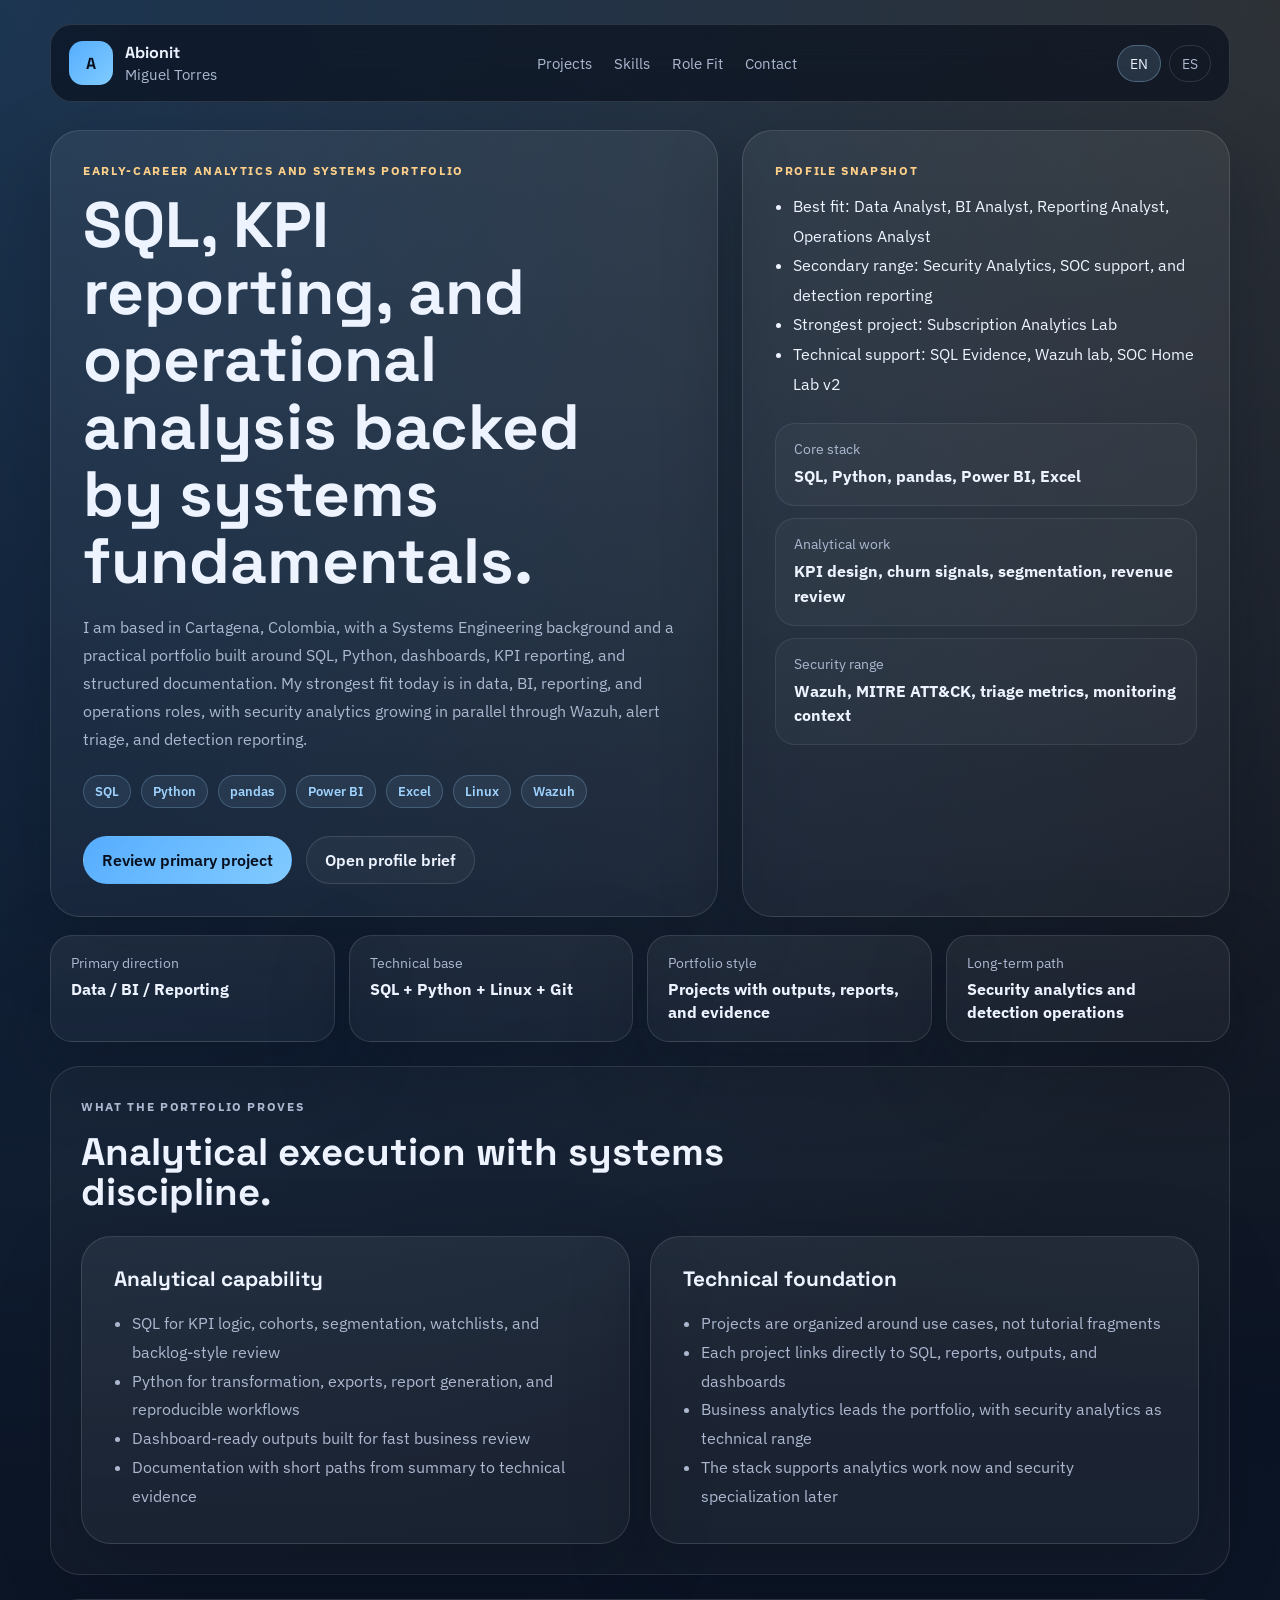
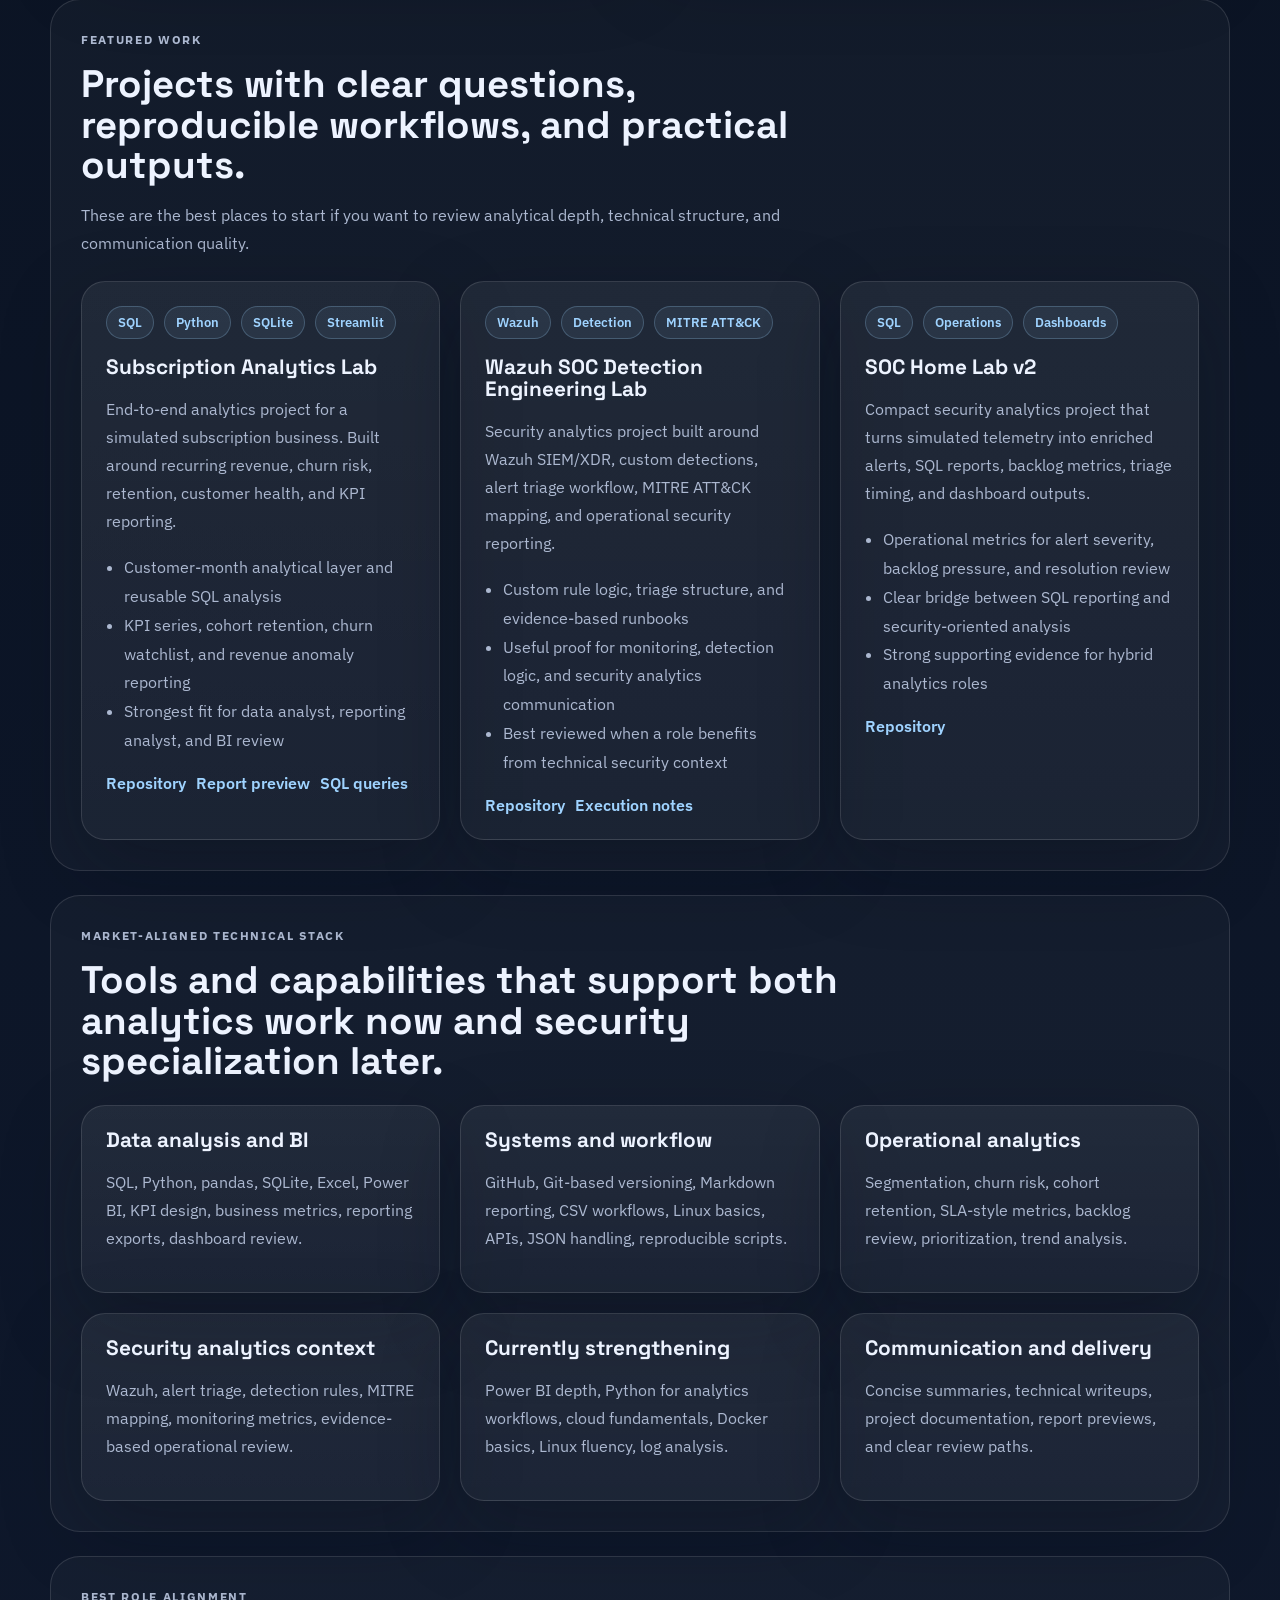
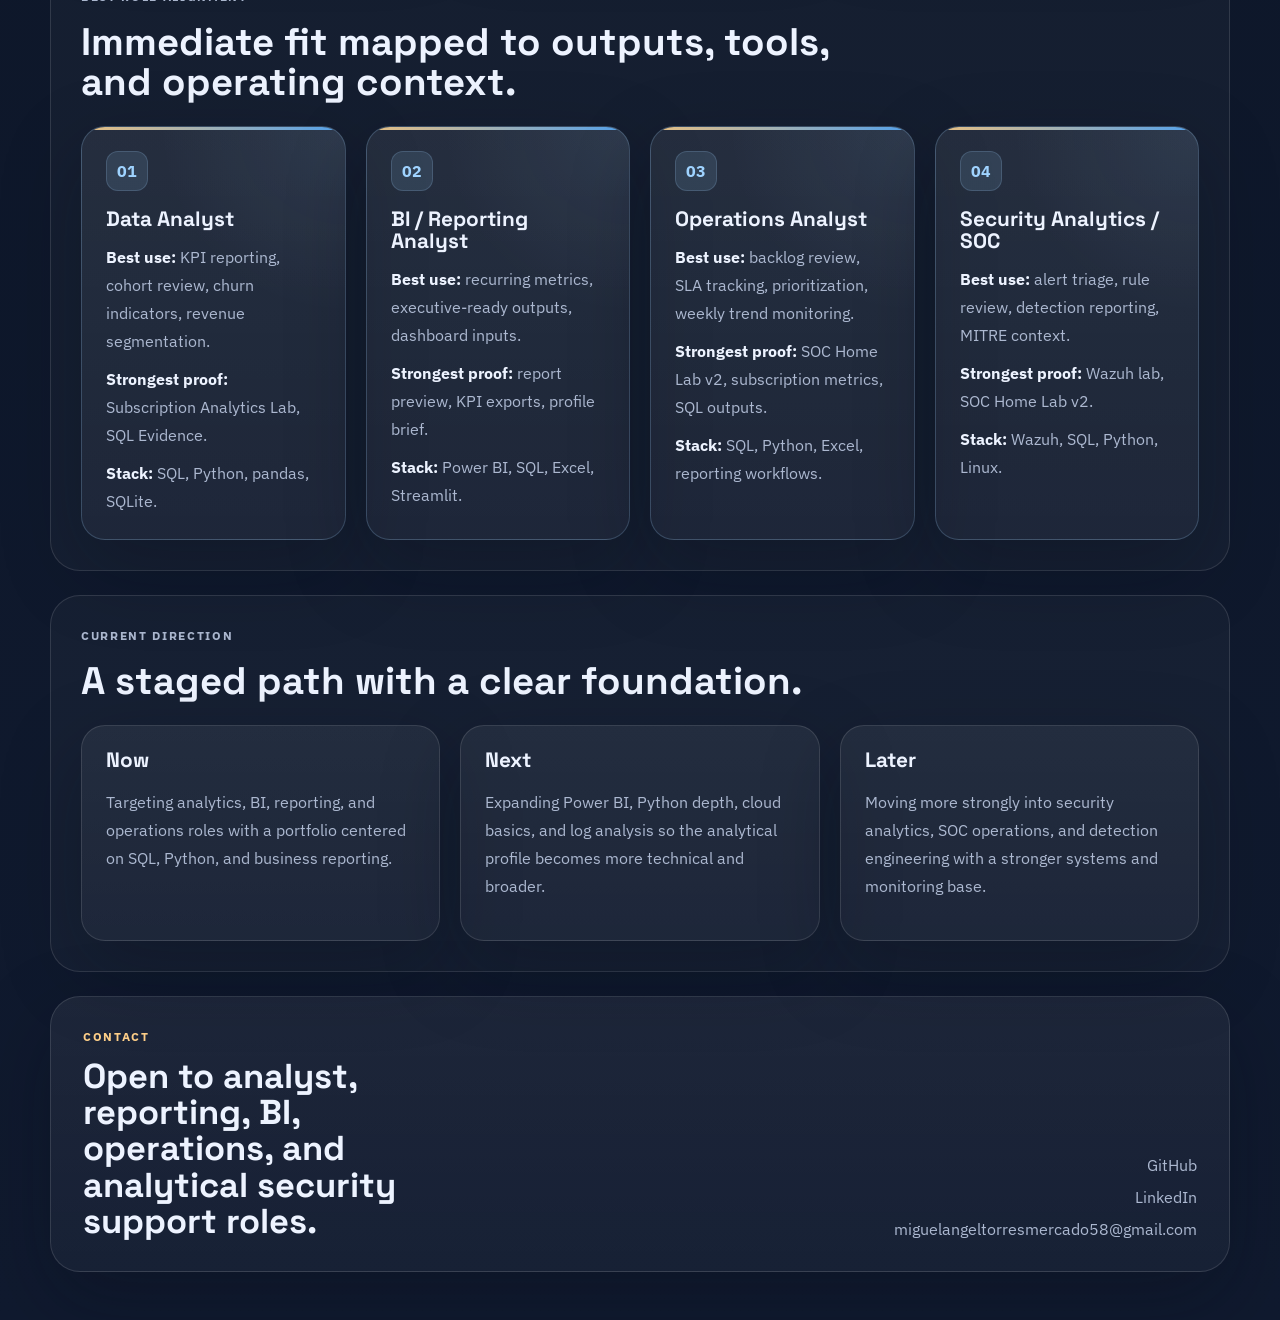
<file: index.html>
<!DOCTYPE html>
<html lang="en">
<head>
  <meta charset="utf-8">
  <meta name="viewport" content="width=device-width, initial-scale=1">
  <title>Miguel Torres | Analytics and Security Analytics Portfolio</title>
  <meta name="description" content="Technical portfolio focused on SQL, Python, dashboards, KPI reporting, operational analytics, and a future path into security operations and detection engineering.">
  <link rel="preconnect" href="https://fonts.googleapis.com">
  <link rel="preconnect" href="https://fonts.gstatic.com" crossorigin>
  <link href="https://fonts.googleapis.com/css2?family=IBM+Plex+Sans:wght@400;500;600;700&family=Space+Grotesk:wght@500;700&display=swap" rel="stylesheet">
  <link rel="stylesheet" href="styles.css">
</head>
<body>
  <div class="page-shell">
    <header class="topbar">
      <a class="brand" href="#top">
        <span class="brand-mark">A</span>
        <span class="brand-copy">
          <strong>Abionit</strong>
          <span>Miguel Torres</span>
        </span>
      </a>
      <nav class="topnav" aria-label="Primary">
        <a href="#projects">Projects</a>
        <a href="#skills">Skills</a>
        <a href="#roles">Role Fit</a>
        <a href="#contact">Contact</a>
      </nav>
      <div class="lang-switch" aria-label="Language switcher">
        <a class="lang-link active" href="index.html" aria-current="page">EN</a>
        <a class="lang-link" href="es/index.html">ES</a>
      </div>
    </header>

    <main id="top">
      <section class="hero">
        <div class="hero-copy">
          <p class="eyebrow">Early-career analytics and systems portfolio</p>
          <h1>SQL, KPI reporting, and operational analysis backed by systems fundamentals.</h1>
          <p class="lead">
            I am based in Cartagena, Colombia, with a Systems Engineering background and a practical portfolio built
            around SQL, Python, dashboards, KPI reporting, and structured documentation. My strongest fit today is in
            data, BI, reporting, and operations roles, with security analytics growing in parallel through Wazuh,
            alert triage, and detection reporting.
          </p>
          <div class="hero-badges" aria-label="Core tools">
            <span>SQL</span>
            <span>Python</span>
            <span>pandas</span>
            <span>Power BI</span>
            <span>Excel</span>
            <span>Linux</span>
            <span>Wazuh</span>
          </div>
          <div class="hero-actions">
            <a class="button button-primary" href="https://github.com/Abionit/subscription-analytics-lab" target="_blank" rel="noreferrer">Review primary project</a>
            <a class="button button-secondary" href="https://github.com/Abionit/Abionit/blob/main/RECRUITER_BRIEF.md" target="_blank" rel="noreferrer">Open profile brief</a>
          </div>
        </div>
        <aside class="hero-panel">
          <p class="panel-label">Profile snapshot</p>
          <ul class="role-list">
            <li>Best fit: Data Analyst, BI Analyst, Reporting Analyst, Operations Analyst</li>
            <li>Secondary range: Security Analytics, SOC support, and detection reporting</li>
            <li>Strongest project: Subscription Analytics Lab</li>
            <li>Technical support: SQL Evidence, Wazuh lab, SOC Home Lab v2</li>
          </ul>
          <div class="mini-grid">
            <article>
              <span>Core stack</span>
              <strong>SQL, Python, pandas, Power BI, Excel</strong>
            </article>
            <article>
              <span>Analytical work</span>
              <strong>KPI design, churn signals, segmentation, revenue review</strong>
            </article>
            <article>
              <span>Security range</span>
              <strong>Wazuh, MITRE ATT&amp;CK, triage metrics, monitoring context</strong>
            </article>
          </div>
        </aside>
      </section>

      <section class="metrics-strip">
        <article>
          <span>Primary direction</span>
          <strong>Data / BI / Reporting</strong>
        </article>
        <article>
          <span>Technical base</span>
          <strong>SQL + Python + Linux + Git</strong>
        </article>
        <article>
          <span>Portfolio style</span>
          <strong>Projects with outputs, reports, and evidence</strong>
        </article>
        <article>
          <span>Long-term path</span>
          <strong>Security analytics and detection operations</strong>
        </article>
      </section>

      <section class="section-block">
        <div class="section-heading">
          <p class="section-kicker">What the portfolio proves</p>
          <h2>Analytical execution with systems discipline.</h2>
        </div>
        <div class="detail-grid">
          <article class="story-card">
            <h3>Analytical capability</h3>
            <ul class="capability-list">
              <li>SQL for KPI logic, cohorts, segmentation, watchlists, and backlog-style review</li>
              <li>Python for transformation, exports, report generation, and reproducible workflows</li>
              <li>Dashboard-ready outputs built for fast business review</li>
              <li>Documentation with short paths from summary to technical evidence</li>
            </ul>
          </article>
          <article class="story-card">
            <h3>Technical foundation</h3>
            <ul class="capability-list">
              <li>Projects are organized around use cases, not tutorial fragments</li>
              <li>Each project links directly to SQL, reports, outputs, and dashboards</li>
              <li>Business analytics leads the portfolio, with security analytics as technical range</li>
              <li>The stack supports analytics work now and security specialization later</li>
            </ul>
          </article>
        </div>
      </section>

      <section id="projects" class="section-block">
        <div class="section-heading">
          <p class="section-kicker">Featured work</p>
          <h2>Projects with clear questions, reproducible workflows, and practical outputs.</h2>
          <p>These are the best places to start if you want to review analytical depth, technical structure, and communication quality.</p>
        </div>
        <div class="project-grid">
          <article class="project-card">
            <div class="project-tags">
              <span>SQL</span>
              <span>Python</span>
              <span>SQLite</span>
              <span>Streamlit</span>
            </div>
            <h3>Subscription Analytics Lab</h3>
            <p>
              End-to-end analytics project for a simulated subscription business. Built around recurring revenue,
              churn risk, retention, customer health, and KPI reporting.
            </p>
            <ul>
              <li>Customer-month analytical layer and reusable SQL analysis</li>
              <li>KPI series, cohort retention, churn watchlist, and revenue anomaly reporting</li>
              <li>Strongest fit for data analyst, reporting analyst, and BI review</li>
            </ul>
            <div class="evidence-links">
              <a href="https://github.com/Abionit/subscription-analytics-lab" target="_blank" rel="noreferrer">Repository</a>
              <a href="https://github.com/Abionit/subscription-analytics-lab/blob/main/output/subscription_analytics_report.md" target="_blank" rel="noreferrer">Report preview</a>
              <a href="https://github.com/Abionit/subscription-analytics-lab/blob/main/sql/portfolio_queries.sql" target="_blank" rel="noreferrer">SQL queries</a>
            </div>
          </article>

          <article class="project-card">
            <div class="project-tags">
              <span>Wazuh</span>
              <span>Detection</span>
              <span>MITRE ATT&amp;CK</span>
            </div>
            <h3>Wazuh SOC Detection Engineering Lab</h3>
            <p>
              Security analytics project built around Wazuh SIEM/XDR, custom detections, alert triage workflow,
              MITRE ATT&amp;CK mapping, and operational security reporting.
            </p>
            <ul>
              <li>Custom rule logic, triage structure, and evidence-based runbooks</li>
              <li>Useful proof for monitoring, detection logic, and security analytics communication</li>
              <li>Best reviewed when a role benefits from technical security context</li>
            </ul>
            <div class="evidence-links">
              <a href="https://github.com/Abionit/soc-home-lab/tree/portfolio/wazuh-soc-detection-lab" target="_blank" rel="noreferrer">Repository</a>
              <a href="https://github.com/Abionit/soc-home-lab/blob/portfolio/wazuh-soc-detection-lab/wazuh-soc-detection-lab/evidence/execution_status.md" target="_blank" rel="noreferrer">Execution notes</a>
            </div>
          </article>

          <article class="project-card">
            <div class="project-tags">
              <span>SQL</span>
              <span>Operations</span>
              <span>Dashboards</span>
            </div>
            <h3>SOC Home Lab v2</h3>
            <p>
              Compact security analytics project that turns simulated telemetry into enriched alerts, SQL reports,
              backlog metrics, triage timing, and dashboard outputs.
            </p>
            <ul>
              <li>Operational metrics for alert severity, backlog pressure, and resolution review</li>
              <li>Clear bridge between SQL reporting and security-oriented analysis</li>
              <li>Strong supporting evidence for hybrid analytics roles</li>
            </ul>
            <div class="evidence-links">
              <a href="https://github.com/Abionit/soc-home-lab/tree/portfolio/soc-home-lab-v2" target="_blank" rel="noreferrer">Repository</a>
            </div>
          </article>
        </div>
      </section>

      <section id="skills" class="section-block">
        <div class="section-heading">
          <p class="section-kicker">Market-aligned technical stack</p>
          <h2>Tools and capabilities that support both analytics work now and security specialization later.</h2>
        </div>
        <div class="stack-grid">
          <article class="stack-card">
            <h3>Data analysis and BI</h3>
            <p>SQL, Python, pandas, SQLite, Excel, Power BI, KPI design, business metrics, reporting exports, dashboard review.</p>
          </article>
          <article class="stack-card">
            <h3>Systems and workflow</h3>
            <p>GitHub, Git-based versioning, Markdown reporting, CSV workflows, Linux basics, APIs, JSON handling, reproducible scripts.</p>
          </article>
          <article class="stack-card">
            <h3>Operational analytics</h3>
            <p>Segmentation, churn risk, cohort retention, SLA-style metrics, backlog review, prioritization, trend analysis.</p>
          </article>
          <article class="stack-card">
            <h3>Security analytics context</h3>
            <p>Wazuh, alert triage, detection rules, MITRE mapping, monitoring metrics, evidence-based operational review.</p>
          </article>
          <article class="stack-card">
            <h3>Currently strengthening</h3>
            <p>Power BI depth, Python for analytics workflows, cloud fundamentals, Docker basics, Linux fluency, log analysis.</p>
          </article>
          <article class="stack-card">
            <h3>Communication and delivery</h3>
            <p>Concise summaries, technical writeups, project documentation, report previews, and clear review paths.</p>
          </article>
        </div>
      </section>

      <section id="roles" class="section-block">
        <div class="section-heading">
          <p class="section-kicker">Best role alignment</p>
          <h2>Immediate fit mapped to outputs, tools, and operating context.</h2>
        </div>
        <div class="review-grid role-fit-grid">
          <article class="review-card">
            <span>01</span>
            <h3>Data Analyst</h3>
            <p><strong>Best use:</strong> KPI reporting, cohort review, churn indicators, revenue segmentation.</p>
            <p><strong>Strongest proof:</strong> Subscription Analytics Lab, SQL Evidence.</p>
            <p><strong>Stack:</strong> SQL, Python, pandas, SQLite.</p>
          </article>
          <article class="review-card">
            <span>02</span>
            <h3>BI / Reporting Analyst</h3>
            <p><strong>Best use:</strong> recurring metrics, executive-ready outputs, dashboard inputs.</p>
            <p><strong>Strongest proof:</strong> report preview, KPI exports, profile brief.</p>
            <p><strong>Stack:</strong> Power BI, SQL, Excel, Streamlit.</p>
          </article>
          <article class="review-card">
            <span>03</span>
            <h3>Operations Analyst</h3>
            <p><strong>Best use:</strong> backlog review, SLA tracking, prioritization, weekly trend monitoring.</p>
            <p><strong>Strongest proof:</strong> SOC Home Lab v2, subscription metrics, SQL outputs.</p>
            <p><strong>Stack:</strong> SQL, Python, Excel, reporting workflows.</p>
          </article>
          <article class="review-card">
            <span>04</span>
            <h3>Security Analytics / SOC</h3>
            <p><strong>Best use:</strong> alert triage, rule review, detection reporting, MITRE context.</p>
            <p><strong>Strongest proof:</strong> Wazuh lab, SOC Home Lab v2.</p>
            <p><strong>Stack:</strong> Wazuh, SQL, Python, Linux.</p>
          </article>
        </div>
      </section>

      <section class="section-block">
        <div class="section-heading">
          <p class="section-kicker">Current direction</p>
          <h2>A staged path with a clear foundation.</h2>
        </div>
        <div class="roadmap-grid">
          <article class="stack-card">
            <h3>Now</h3>
            <p>Targeting analytics, BI, reporting, and operations roles with a portfolio centered on SQL, Python, and business reporting.</p>
          </article>
          <article class="stack-card">
            <h3>Next</h3>
            <p>Expanding Power BI, Python depth, cloud basics, and log analysis so the analytical profile becomes more technical and broader.</p>
          </article>
          <article class="stack-card">
            <h3>Later</h3>
            <p>Moving more strongly into security analytics, SOC operations, and detection engineering with a stronger systems and monitoring base.</p>
          </article>
        </div>
      </section>
    </main>

    <footer id="contact" class="footer">
      <div>
        <p class="section-kicker">Contact</p>
        <h2>Open to analyst, reporting, BI, operations, and analytical security support roles.</h2>
      </div>
      <div class="contact-links">
        <a href="https://github.com/Abionit" target="_blank" rel="noreferrer">GitHub</a>
        <a href="https://linkedin.com/in/miguel-angel-torres-mercado-3b7bb8290" target="_blank" rel="noreferrer">LinkedIn</a>
        <a href="mailto:miguelangeltorresmercado58@gmail.com">miguelangeltorresmercado58@gmail.com</a>
      </div>
    </footer>
  </div>
</body>
</html>
</file>
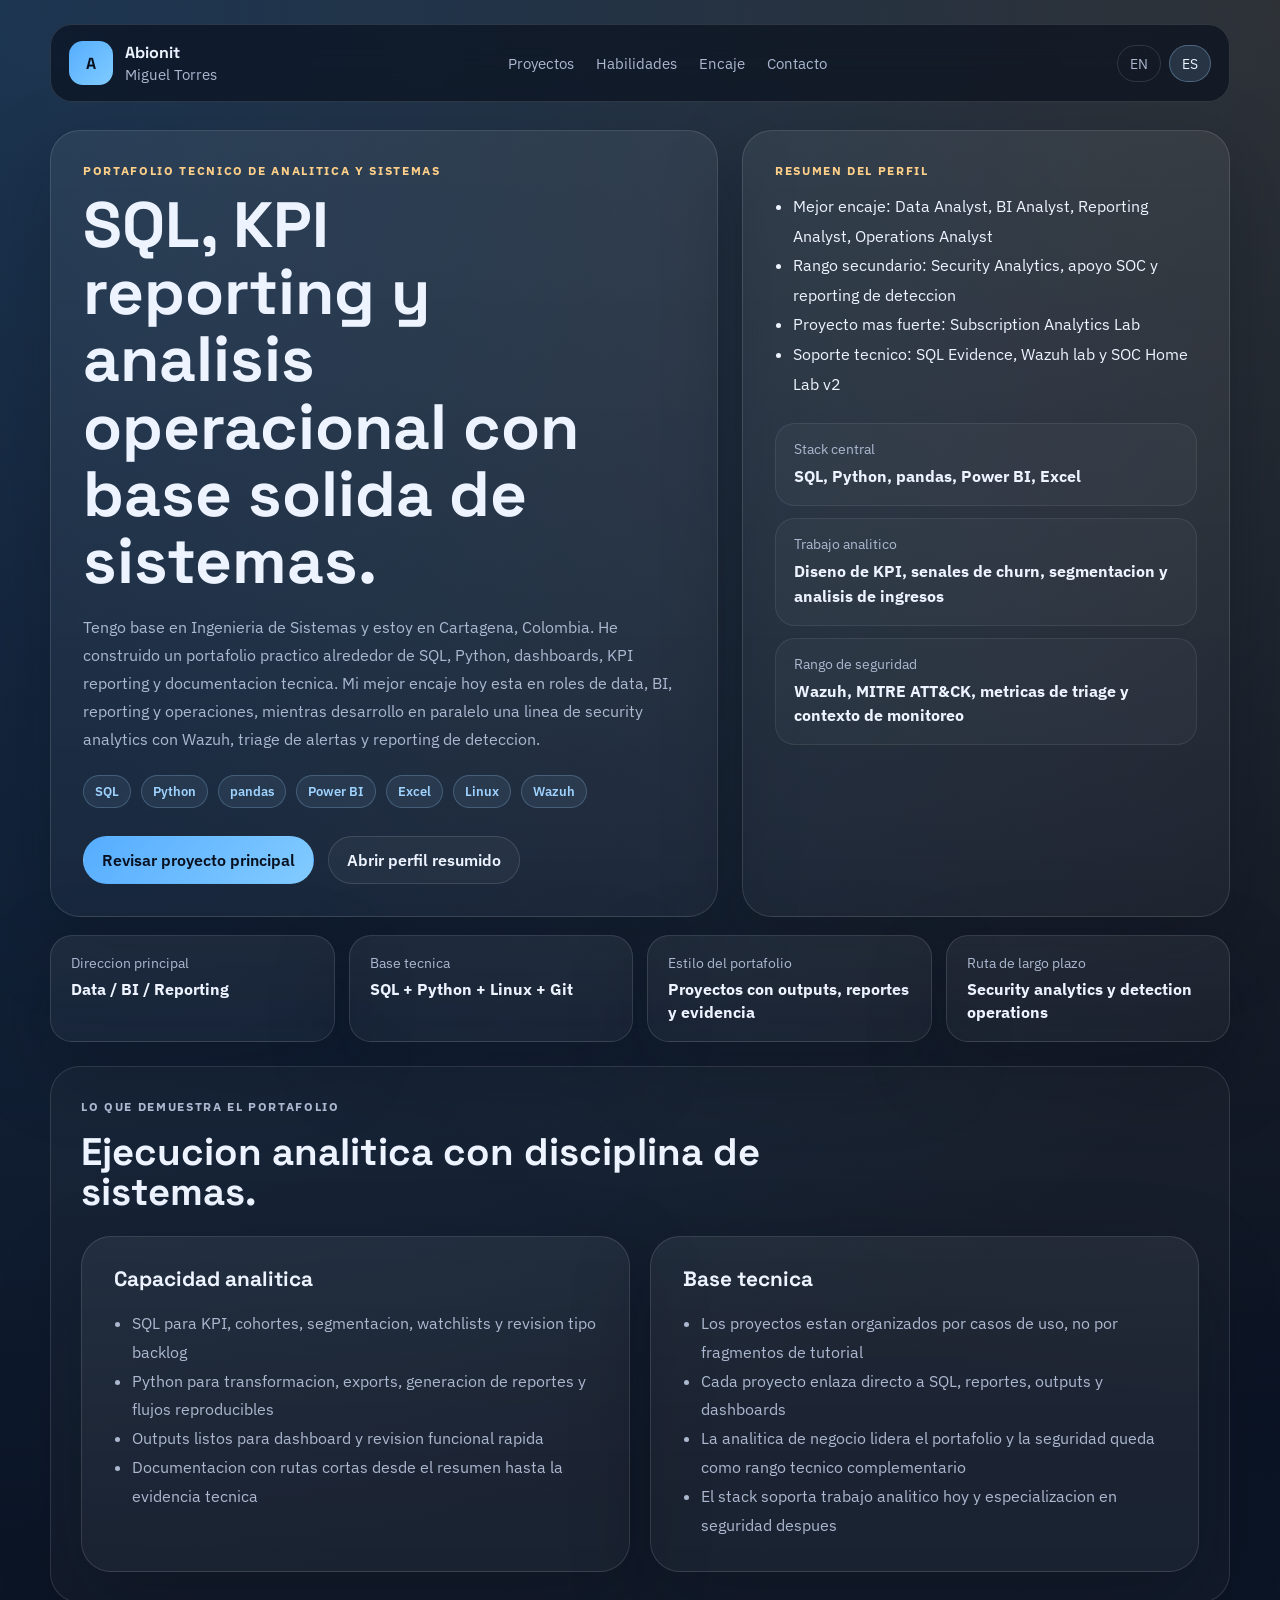
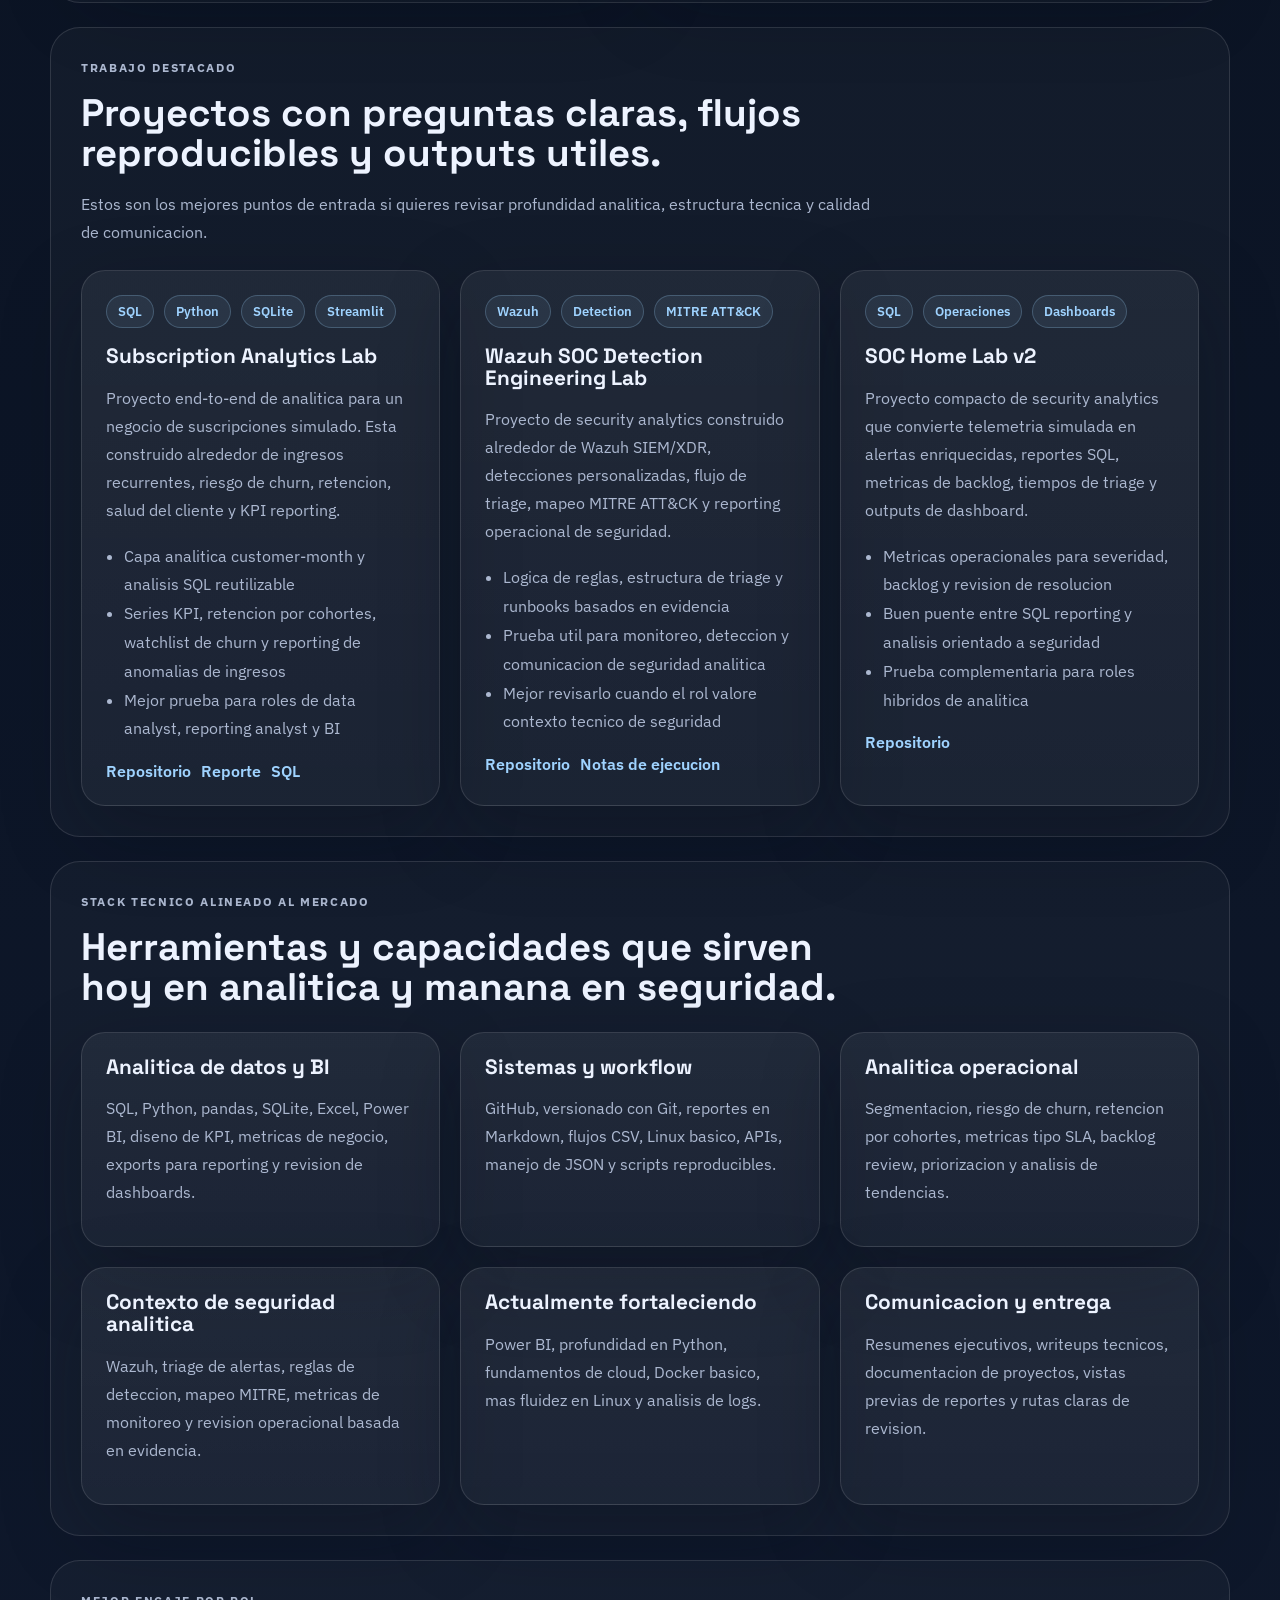
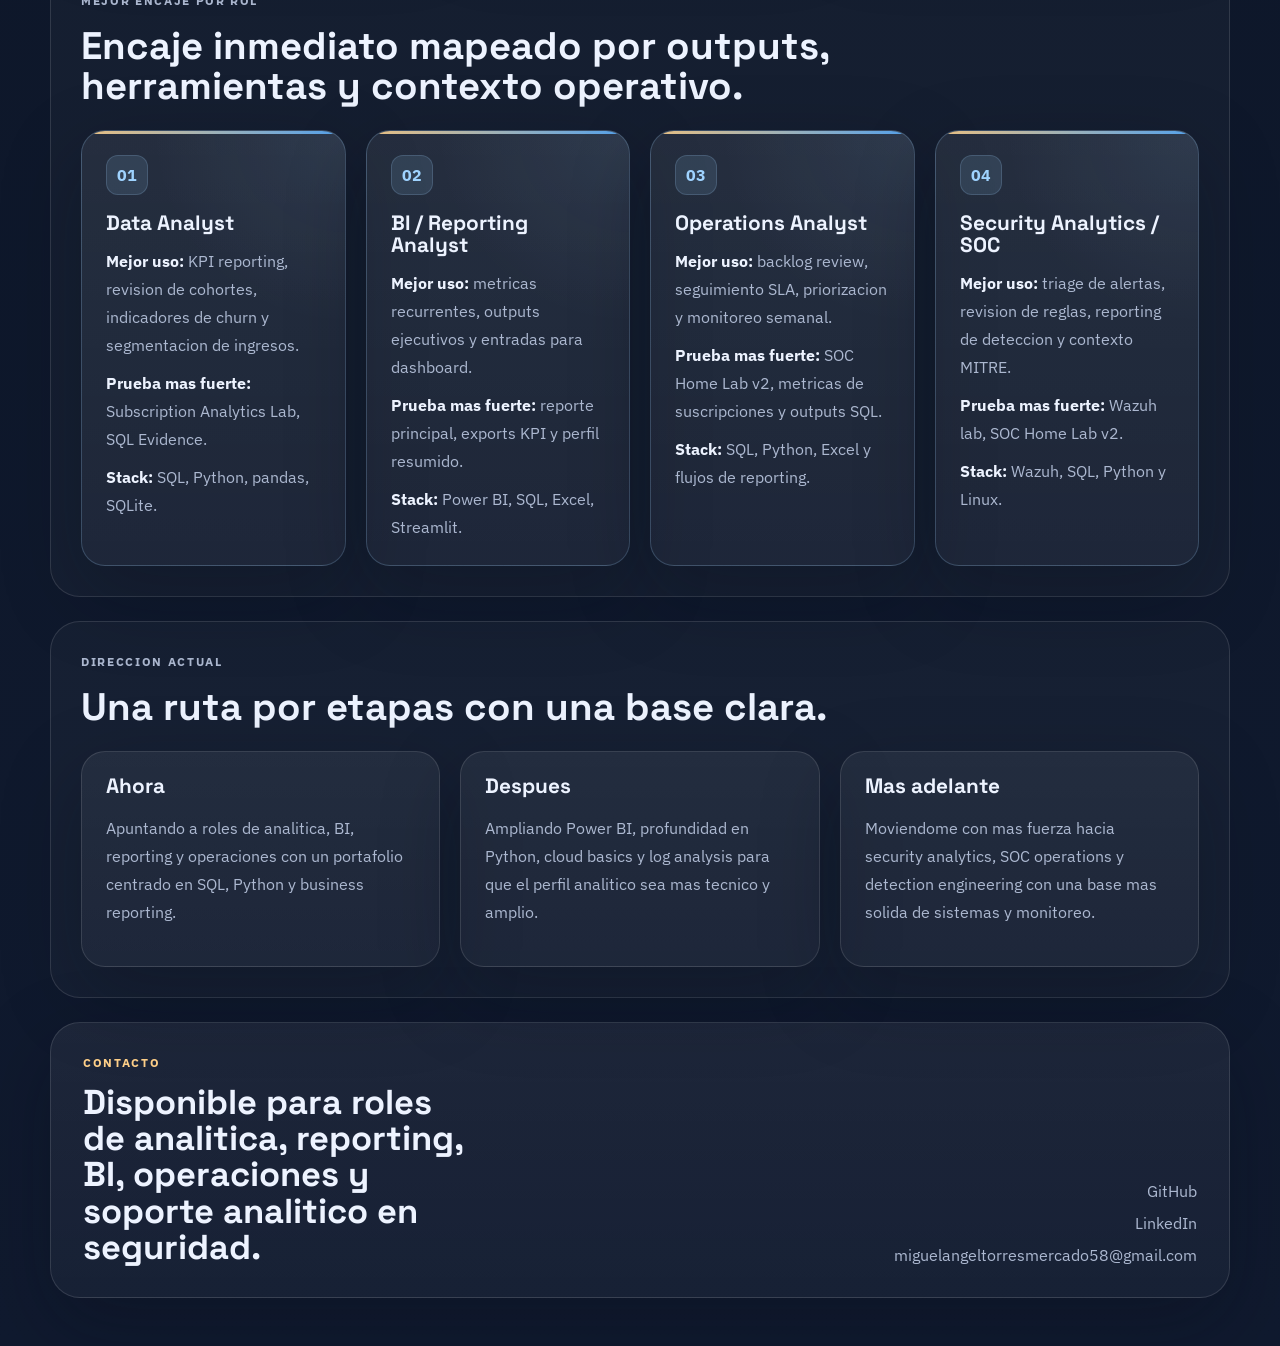
<file: es/index.html>
<!DOCTYPE html>
<html lang="es">
<head>
  <meta charset="utf-8">
  <meta name="viewport" content="width=device-width, initial-scale=1">
  <title>Miguel Torres | Portafolio de Analitica y Seguridad</title>
  <meta name="description" content="Portafolio tecnico enfocado en SQL, Python, dashboards, reportes KPI, analisis operacional y una futura ruta hacia security operations y detection engineering.">
  <link rel="preconnect" href="https://fonts.googleapis.com">
  <link rel="preconnect" href="https://fonts.gstatic.com" crossorigin>
  <link href="https://fonts.googleapis.com/css2?family=IBM+Plex+Sans:wght@400;500;600;700&family=Space+Grotesk:wght@500;700&display=swap" rel="stylesheet">
  <link rel="stylesheet" href="../styles.css">
</head>
<body>
  <div class="page-shell">
    <header class="topbar">
      <a class="brand" href="#top">
        <span class="brand-mark">A</span>
        <span class="brand-copy">
          <strong>Abionit</strong>
          <span>Miguel Torres</span>
        </span>
      </a>
      <nav class="topnav" aria-label="Principal">
        <a href="#projects">Proyectos</a>
        <a href="#skills">Habilidades</a>
        <a href="#roles">Encaje</a>
        <a href="#contact">Contacto</a>
      </nav>
      <div class="lang-switch" aria-label="Selector de idioma">
        <a class="lang-link" href="../index.html">EN</a>
        <a class="lang-link active" href="index.html" aria-current="page">ES</a>
      </div>
    </header>

    <main id="top">
      <section class="hero">
        <div class="hero-copy">
          <p class="eyebrow">Portafolio tecnico de analitica y sistemas</p>
          <h1>SQL, KPI reporting y analisis operacional con base solida de sistemas.</h1>
          <p class="lead">
            Tengo base en Ingenieria de Sistemas y estoy en Cartagena, Colombia. He construido un portafolio practico
            alrededor de SQL, Python, dashboards, KPI reporting y documentacion tecnica. Mi mejor encaje hoy esta en
            roles de data, BI, reporting y operaciones, mientras desarrollo en paralelo una linea de security analytics
            con Wazuh, triage de alertas y reporting de deteccion.
          </p>
          <div class="hero-badges" aria-label="Herramientas clave">
            <span>SQL</span>
            <span>Python</span>
            <span>pandas</span>
            <span>Power BI</span>
            <span>Excel</span>
            <span>Linux</span>
            <span>Wazuh</span>
          </div>
          <div class="hero-actions">
            <a class="button button-primary" href="https://github.com/Abionit/subscription-analytics-lab" target="_blank" rel="noreferrer">Revisar proyecto principal</a>
            <a class="button button-secondary" href="https://github.com/Abionit/Abionit/blob/main/RECRUITER_BRIEF.md" target="_blank" rel="noreferrer">Abrir perfil resumido</a>
          </div>
        </div>
        <aside class="hero-panel">
          <p class="panel-label">Resumen del perfil</p>
          <ul class="role-list">
            <li>Mejor encaje: Data Analyst, BI Analyst, Reporting Analyst, Operations Analyst</li>
            <li>Rango secundario: Security Analytics, apoyo SOC y reporting de deteccion</li>
            <li>Proyecto mas fuerte: Subscription Analytics Lab</li>
            <li>Soporte tecnico: SQL Evidence, Wazuh lab y SOC Home Lab v2</li>
          </ul>
          <div class="mini-grid">
            <article>
              <span>Stack central</span>
              <strong>SQL, Python, pandas, Power BI, Excel</strong>
            </article>
            <article>
              <span>Trabajo analitico</span>
              <strong>Diseno de KPI, senales de churn, segmentacion y analisis de ingresos</strong>
            </article>
            <article>
              <span>Rango de seguridad</span>
              <strong>Wazuh, MITRE ATT&amp;CK, metricas de triage y contexto de monitoreo</strong>
            </article>
          </div>
        </aside>
      </section>

      <section class="metrics-strip">
        <article>
          <span>Direccion principal</span>
          <strong>Data / BI / Reporting</strong>
        </article>
        <article>
          <span>Base tecnica</span>
          <strong>SQL + Python + Linux + Git</strong>
        </article>
        <article>
          <span>Estilo del portafolio</span>
          <strong>Proyectos con outputs, reportes y evidencia</strong>
        </article>
        <article>
          <span>Ruta de largo plazo</span>
          <strong>Security analytics y detection operations</strong>
        </article>
      </section>

      <section class="section-block">
        <div class="section-heading">
          <p class="section-kicker">Lo que demuestra el portafolio</p>
          <h2>Ejecucion analitica con disciplina de sistemas.</h2>
        </div>
        <div class="detail-grid">
          <article class="story-card">
            <h3>Capacidad analitica</h3>
            <ul class="capability-list">
              <li>SQL para KPI, cohortes, segmentacion, watchlists y revision tipo backlog</li>
              <li>Python para transformacion, exports, generacion de reportes y flujos reproducibles</li>
              <li>Outputs listos para dashboard y revision funcional rapida</li>
              <li>Documentacion con rutas cortas desde el resumen hasta la evidencia tecnica</li>
            </ul>
          </article>
          <article class="story-card">
            <h3>Base tecnica</h3>
            <ul class="capability-list">
              <li>Los proyectos estan organizados por casos de uso, no por fragmentos de tutorial</li>
              <li>Cada proyecto enlaza directo a SQL, reportes, outputs y dashboards</li>
              <li>La analitica de negocio lidera el portafolio y la seguridad queda como rango tecnico complementario</li>
              <li>El stack soporta trabajo analitico hoy y especializacion en seguridad despues</li>
            </ul>
          </article>
        </div>
      </section>

      <section id="projects" class="section-block">
        <div class="section-heading">
          <p class="section-kicker">Trabajo destacado</p>
          <h2>Proyectos con preguntas claras, flujos reproducibles y outputs utiles.</h2>
          <p>Estos son los mejores puntos de entrada si quieres revisar profundidad analitica, estructura tecnica y calidad de comunicacion.</p>
        </div>
        <div class="project-grid">
          <article class="project-card">
            <div class="project-tags">
              <span>SQL</span>
              <span>Python</span>
              <span>SQLite</span>
              <span>Streamlit</span>
            </div>
            <h3>Subscription Analytics Lab</h3>
            <p>
              Proyecto end-to-end de analitica para un negocio de suscripciones simulado. Esta construido alrededor de
              ingresos recurrentes, riesgo de churn, retencion, salud del cliente y KPI reporting.
            </p>
            <ul>
              <li>Capa analitica customer-month y analisis SQL reutilizable</li>
              <li>Series KPI, retencion por cohortes, watchlist de churn y reporting de anomalias de ingresos</li>
              <li>Mejor prueba para roles de data analyst, reporting analyst y BI</li>
            </ul>
            <div class="evidence-links">
              <a href="https://github.com/Abionit/subscription-analytics-lab" target="_blank" rel="noreferrer">Repositorio</a>
              <a href="https://github.com/Abionit/subscription-analytics-lab/blob/main/output/subscription_analytics_report.md" target="_blank" rel="noreferrer">Reporte</a>
              <a href="https://github.com/Abionit/subscription-analytics-lab/blob/main/sql/portfolio_queries.sql" target="_blank" rel="noreferrer">SQL</a>
            </div>
          </article>

          <article class="project-card">
            <div class="project-tags">
              <span>Wazuh</span>
              <span>Detection</span>
              <span>MITRE ATT&amp;CK</span>
            </div>
            <h3>Wazuh SOC Detection Engineering Lab</h3>
            <p>
              Proyecto de security analytics construido alrededor de Wazuh SIEM/XDR, detecciones personalizadas,
              flujo de triage, mapeo MITRE ATT&amp;CK y reporting operacional de seguridad.
            </p>
            <ul>
              <li>Logica de reglas, estructura de triage y runbooks basados en evidencia</li>
              <li>Prueba util para monitoreo, deteccion y comunicacion de seguridad analitica</li>
              <li>Mejor revisarlo cuando el rol valore contexto tecnico de seguridad</li>
            </ul>
            <div class="evidence-links">
              <a href="https://github.com/Abionit/soc-home-lab/tree/portfolio/wazuh-soc-detection-lab" target="_blank" rel="noreferrer">Repositorio</a>
              <a href="https://github.com/Abionit/soc-home-lab/blob/portfolio/wazuh-soc-detection-lab/wazuh-soc-detection-lab/evidence/execution_status.md" target="_blank" rel="noreferrer">Notas de ejecucion</a>
            </div>
          </article>

          <article class="project-card">
            <div class="project-tags">
              <span>SQL</span>
              <span>Operaciones</span>
              <span>Dashboards</span>
            </div>
            <h3>SOC Home Lab v2</h3>
            <p>
              Proyecto compacto de security analytics que convierte telemetria simulada en alertas enriquecidas,
              reportes SQL, metricas de backlog, tiempos de triage y outputs de dashboard.
            </p>
            <ul>
              <li>Metricas operacionales para severidad, backlog y revision de resolucion</li>
              <li>Buen puente entre SQL reporting y analisis orientado a seguridad</li>
              <li>Prueba complementaria para roles hibridos de analitica</li>
            </ul>
            <div class="evidence-links">
              <a href="https://github.com/Abionit/soc-home-lab/tree/portfolio/soc-home-lab-v2" target="_blank" rel="noreferrer">Repositorio</a>
            </div>
          </article>
        </div>
      </section>

      <section id="skills" class="section-block">
        <div class="section-heading">
          <p class="section-kicker">Stack tecnico alineado al mercado</p>
          <h2>Herramientas y capacidades que sirven hoy en analitica y manana en seguridad.</h2>
        </div>
        <div class="stack-grid">
          <article class="stack-card">
            <h3>Analitica de datos y BI</h3>
            <p>SQL, Python, pandas, SQLite, Excel, Power BI, diseno de KPI, metricas de negocio, exports para reporting y revision de dashboards.</p>
          </article>
          <article class="stack-card">
            <h3>Sistemas y workflow</h3>
            <p>GitHub, versionado con Git, reportes en Markdown, flujos CSV, Linux basico, APIs, manejo de JSON y scripts reproducibles.</p>
          </article>
          <article class="stack-card">
            <h3>Analitica operacional</h3>
            <p>Segmentacion, riesgo de churn, retencion por cohortes, metricas tipo SLA, backlog review, priorizacion y analisis de tendencias.</p>
          </article>
          <article class="stack-card">
            <h3>Contexto de seguridad analitica</h3>
            <p>Wazuh, triage de alertas, reglas de deteccion, mapeo MITRE, metricas de monitoreo y revision operacional basada en evidencia.</p>
          </article>
          <article class="stack-card">
            <h3>Actualmente fortaleciendo</h3>
            <p>Power BI, profundidad en Python, fundamentos de cloud, Docker basico, mas fluidez en Linux y analisis de logs.</p>
          </article>
          <article class="stack-card">
            <h3>Comunicacion y entrega</h3>
            <p>Resumenes ejecutivos, writeups tecnicos, documentacion de proyectos, vistas previas de reportes y rutas claras de revision.</p>
          </article>
        </div>
      </section>

      <section id="roles" class="section-block">
        <div class="section-heading">
          <p class="section-kicker">Mejor encaje por rol</p>
          <h2>Encaje inmediato mapeado por outputs, herramientas y contexto operativo.</h2>
        </div>
        <div class="review-grid role-fit-grid">
          <article class="review-card">
            <span>01</span>
            <h3>Data Analyst</h3>
            <p><strong>Mejor uso:</strong> KPI reporting, revision de cohortes, indicadores de churn y segmentacion de ingresos.</p>
            <p><strong>Prueba mas fuerte:</strong> Subscription Analytics Lab, SQL Evidence.</p>
            <p><strong>Stack:</strong> SQL, Python, pandas, SQLite.</p>
          </article>
          <article class="review-card">
            <span>02</span>
            <h3>BI / Reporting Analyst</h3>
            <p><strong>Mejor uso:</strong> metricas recurrentes, outputs ejecutivos y entradas para dashboard.</p>
            <p><strong>Prueba mas fuerte:</strong> reporte principal, exports KPI y perfil resumido.</p>
            <p><strong>Stack:</strong> Power BI, SQL, Excel, Streamlit.</p>
          </article>
          <article class="review-card">
            <span>03</span>
            <h3>Operations Analyst</h3>
            <p><strong>Mejor uso:</strong> backlog review, seguimiento SLA, priorizacion y monitoreo semanal.</p>
            <p><strong>Prueba mas fuerte:</strong> SOC Home Lab v2, metricas de suscripciones y outputs SQL.</p>
            <p><strong>Stack:</strong> SQL, Python, Excel y flujos de reporting.</p>
          </article>
          <article class="review-card">
            <span>04</span>
            <h3>Security Analytics / SOC</h3>
            <p><strong>Mejor uso:</strong> triage de alertas, revision de reglas, reporting de deteccion y contexto MITRE.</p>
            <p><strong>Prueba mas fuerte:</strong> Wazuh lab, SOC Home Lab v2.</p>
            <p><strong>Stack:</strong> Wazuh, SQL, Python y Linux.</p>
          </article>
        </div>
      </section>

      <section class="section-block">
        <div class="section-heading">
          <p class="section-kicker">Direccion actual</p>
          <h2>Una ruta por etapas con una base clara.</h2>
        </div>
        <div class="roadmap-grid">
          <article class="stack-card">
            <h3>Ahora</h3>
            <p>Apuntando a roles de analitica, BI, reporting y operaciones con un portafolio centrado en SQL, Python y business reporting.</p>
          </article>
          <article class="stack-card">
            <h3>Despues</h3>
            <p>Ampliando Power BI, profundidad en Python, cloud basics y log analysis para que el perfil analitico sea mas tecnico y amplio.</p>
          </article>
          <article class="stack-card">
            <h3>Mas adelante</h3>
            <p>Moviendome con mas fuerza hacia security analytics, SOC operations y detection engineering con una base mas solida de sistemas y monitoreo.</p>
          </article>
        </div>
      </section>
    </main>

    <footer id="contact" class="footer">
      <div>
        <p class="section-kicker">Contacto</p>
        <h2>Disponible para roles de analitica, reporting, BI, operaciones y soporte analitico en seguridad.</h2>
      </div>
      <div class="contact-links">
        <a href="https://github.com/Abionit" target="_blank" rel="noreferrer">GitHub</a>
        <a href="https://linkedin.com/in/miguel-angel-torres-mercado-3b7bb8290" target="_blank" rel="noreferrer">LinkedIn</a>
        <a href="mailto:miguelangeltorresmercado58@gmail.com">miguelangeltorresmercado58@gmail.com</a>
      </div>
    </footer>
  </div>
</body>
</html>
</file>
<file: styles.css>
:root {
  --bg: #0d1424;
  --bg-soft: #172338;
  --surface: rgba(255, 255, 255, 0.05);
  --surface-strong: rgba(255, 255, 255, 0.08);
  --line: rgba(255, 255, 255, 0.12);
  --line-strong: rgba(159, 211, 255, 0.22);
  --text: #edf3ff;
  --muted: #acb8d0;
  --accent: #9fd3ff;
  --accent-strong: #56adff;
  --accent-warm: #ffd089;
  --shadow: 0 28px 80px rgba(6, 11, 23, 0.28);
  --max-width: 1180px;
}

* {
  box-sizing: border-box;
}

html {
  scroll-behavior: smooth;
}

body {
  margin: 0;
  font-family: "IBM Plex Sans", sans-serif;
  color: var(--text);
  background:
    radial-gradient(circle at top left, rgba(86, 173, 255, 0.22), transparent 34%),
    radial-gradient(circle at top right, rgba(255, 208, 137, 0.14), transparent 30%),
    linear-gradient(180deg, #09111f 0%, #101a2f 100%);
  min-height: 100vh;
}

a {
  color: inherit;
  text-decoration: none;
}

.page-shell {
  width: min(var(--max-width), calc(100% - 32px));
  margin: 0 auto;
  padding: 24px 0 48px;
}

.topbar {
  display: flex;
  align-items: center;
  justify-content: space-between;
  gap: 20px;
  margin-bottom: 28px;
  padding: 16px 18px;
  border: 1px solid var(--line);
  border-radius: 22px;
  background: rgba(8, 14, 26, 0.62);
  backdrop-filter: blur(16px);
  position: sticky;
  top: 16px;
  z-index: 20;
}

.brand {
  display: inline-flex;
  align-items: center;
  gap: 12px;
}

.brand-mark {
  display: inline-flex;
  align-items: center;
  justify-content: center;
  width: 44px;
  height: 44px;
  border-radius: 14px;
  background: linear-gradient(135deg, var(--accent-strong), #80ccff);
  color: #08101f;
  font-family: "Space Grotesk", sans-serif;
  font-weight: 700;
}

.brand-copy {
  display: flex;
  flex-direction: column;
  gap: 2px;
  font-size: 0.92rem;
  color: var(--muted);
}

.brand-copy strong {
  color: var(--text);
  font-family: "Space Grotesk", sans-serif;
  font-size: 1rem;
}

.topnav {
  display: flex;
  gap: 22px;
  color: var(--muted);
  font-size: 0.96rem;
}

.topnav a:hover,
.contact-links a:hover,
.project-card a:hover,
.review-card a:hover,
.evidence-links a:hover {
  color: var(--accent);
}

.lang-switch {
  display: inline-flex;
  gap: 8px;
}

.lang-link {
  border: 1px solid var(--line);
  padding: 8px 12px;
  border-radius: 999px;
  color: var(--muted);
  font-size: 0.9rem;
}

.lang-link.active {
  background: rgba(159, 211, 255, 0.14);
  color: var(--text);
  border-color: rgba(159, 211, 255, 0.32);
}

.hero {
  display: grid;
  grid-template-columns: 1.3fr 0.95fr;
  gap: 24px;
  align-items: stretch;
  margin-bottom: 18px;
}

.hero-copy,
.hero-panel,
.story-card,
.project-card,
.stack-card,
.review-card,
.footer,
.metrics-strip article {
  border: 1px solid var(--line);
  background: linear-gradient(180deg, rgba(255, 255, 255, 0.06), rgba(255, 255, 255, 0.03));
  box-shadow: var(--shadow);
}

.hero-copy,
.hero-panel,
.story-card,
.footer {
  border-radius: 30px;
  padding: 32px;
}

.eyebrow,
.section-kicker,
.panel-label {
  text-transform: uppercase;
  letter-spacing: 0.14em;
  color: var(--accent-warm);
  font-size: 0.74rem;
  font-weight: 700;
  margin: 0 0 14px;
}

h1,
h2,
h3 {
  margin: 0;
  font-family: "Space Grotesk", sans-serif;
  line-height: 1.05;
}

h1 {
  font-size: clamp(2.7rem, 5vw, 4.9rem);
  margin-bottom: 18px;
  max-width: 13ch;
}

.lead,
.story-card p,
.project-card p,
.stack-card p,
.section-heading p,
.review-card p {
  color: var(--muted);
  line-height: 1.75;
}

.hero-badges,
.project-tags,
.evidence-links {
  display: flex;
  flex-wrap: wrap;
  gap: 10px;
}

.hero-badges {
  margin-top: 22px;
}

.hero-badges span,
.project-tags span {
  padding: 7px 11px;
  border-radius: 999px;
  border: 1px solid rgba(159, 211, 255, 0.24);
  background: rgba(159, 211, 255, 0.08);
  color: var(--accent);
  font-size: 0.82rem;
  font-weight: 600;
}

.hero-actions {
  display: flex;
  flex-wrap: wrap;
  gap: 14px;
  margin-top: 28px;
}

.button {
  display: inline-flex;
  align-items: center;
  justify-content: center;
  padding: 13px 18px;
  border-radius: 999px;
  font-weight: 600;
  border: 1px solid transparent;
}

.button-primary {
  background: linear-gradient(135deg, var(--accent-strong), #82cbff);
  color: #08101f;
}

.button-secondary {
  background: rgba(255, 255, 255, 0.04);
  border-color: var(--line);
}

.role-list {
  margin: 0 0 24px;
  padding-left: 18px;
  color: var(--text);
  line-height: 1.85;
}

.mini-grid {
  display: grid;
  gap: 12px;
}

.mini-grid article {
  padding: 16px 18px;
  border-radius: 20px;
  border: 1px solid rgba(255, 255, 255, 0.08);
  background: rgba(255, 255, 255, 0.03);
}

.mini-grid span {
  display: block;
  color: var(--muted);
  font-size: 0.85rem;
  margin-bottom: 6px;
}

.mini-grid strong {
  display: block;
  line-height: 1.55;
}

.metrics-strip {
  display: grid;
  grid-template-columns: repeat(4, minmax(0, 1fr));
  gap: 14px;
  margin-bottom: 24px;
}

.metrics-strip article {
  border-radius: 22px;
  padding: 18px 20px;
}

.metrics-strip span {
  display: block;
  color: var(--muted);
  font-size: 0.86rem;
  margin-bottom: 6px;
}

.metrics-strip strong {
  display: block;
  line-height: 1.4;
}

.section-block {
  margin-bottom: 24px;
  border-radius: 30px;
  padding: 30px;
  border: 1px solid var(--line);
  background: rgba(255, 255, 255, 0.03);
}

.section-heading {
  max-width: 800px;
  margin-bottom: 24px;
}

.section-heading h2 {
  font-size: clamp(1.9rem, 3vw, 2.7rem);
  margin-bottom: 12px;
}

.detail-grid,
.project-grid,
.stack-grid,
.review-grid,
.roadmap-grid {
  display: grid;
  gap: 20px;
}

.detail-grid {
  grid-template-columns: repeat(2, minmax(0, 1fr));
}

.story-card h3,
.project-card h3,
.stack-card h3,
.review-card h3 {
  font-size: 1.3rem;
  margin-bottom: 12px;
}

.story-card ul,
.project-card ul,
.capability-list {
  margin: 18px 0 0;
  padding-left: 18px;
  color: var(--muted);
  line-height: 1.8;
}

.project-grid {
  grid-template-columns: repeat(3, minmax(0, 1fr));
}

.project-card,
.stack-card,
.review-card {
  border-radius: 24px;
  padding: 24px;
  position: relative;
  overflow: hidden;
}

.project-tags {
  margin-bottom: 18px;
}

.evidence-links {
  margin-top: 18px;
}

.evidence-links a,
.project-card a,
.review-card a {
  color: var(--accent);
  font-weight: 600;
}

.stack-grid {
  grid-template-columns: repeat(3, minmax(0, 1fr));
}

.review-grid {
  grid-template-columns: repeat(4, minmax(0, 1fr));
}

.review-card span {
  display: inline-flex;
  align-items: center;
  justify-content: center;
  min-width: 40px;
  height: 40px;
  padding: 0 10px;
  border-radius: 12px;
  margin-bottom: 18px;
  background: rgba(255, 208, 137, 0.14);
  color: var(--accent-warm);
  font-weight: 700;
}

.review-card {
  border-color: var(--line-strong);
  background:
    linear-gradient(180deg, rgba(255, 255, 255, 0.07), rgba(255, 255, 255, 0.035)),
    radial-gradient(circle at top right, rgba(159, 211, 255, 0.08), transparent 38%);
}

.review-card p {
  margin: 10px 0 0;
}

.review-card p strong {
  color: var(--text);
}

.role-fit-grid .review-card::before {
  content: "";
  position: absolute;
  inset: 0 0 auto 0;
  height: 3px;
  background: linear-gradient(90deg, var(--accent-warm), var(--accent-strong));
  opacity: 0.9;
}

.role-fit-grid .review-card span {
  background: rgba(159, 211, 255, 0.12);
  color: var(--accent);
  border: 1px solid rgba(159, 211, 255, 0.18);
}

.roadmap-grid {
  grid-template-columns: repeat(3, minmax(0, 1fr));
}

.footer {
  display: flex;
  align-items: flex-end;
  justify-content: space-between;
  gap: 24px;
}

.footer h2 {
  font-size: clamp(1.65rem, 2.7vw, 2.35rem);
  max-width: 18ch;
}

.contact-links {
  display: grid;
  gap: 12px;
  justify-items: end;
  text-align: right;
  color: var(--muted);
}

@media (max-width: 1180px) {
  .metrics-strip,
  .project-grid,
  .stack-grid,
  .review-grid,
  .roadmap-grid {
    grid-template-columns: repeat(2, minmax(0, 1fr));
  }
}

@media (max-width: 980px) {
  .hero,
  .detail-grid,
  .metrics-strip,
  .project-grid,
  .stack-grid,
  .review-grid,
  .roadmap-grid,
  .footer {
    grid-template-columns: 1fr;
  }

  .footer {
    align-items: flex-start;
  }

  .contact-links {
    justify-items: start;
    text-align: left;
  }
}

@media (max-width: 820px) {
  .page-shell {
    width: min(var(--max-width), calc(100% - 20px));
    padding-top: 16px;
  }

  .topbar {
    flex-wrap: wrap;
    padding: 16px;
    position: static;
  }

  .topnav {
    width: 100%;
    flex-wrap: wrap;
    gap: 14px;
  }

  .hero-copy,
  .hero-panel,
  .story-card,
  .footer,
  .section-block {
    padding: 24px;
    border-radius: 24px;
  }

  h1 {
    max-width: none;
  }
}
</file>
